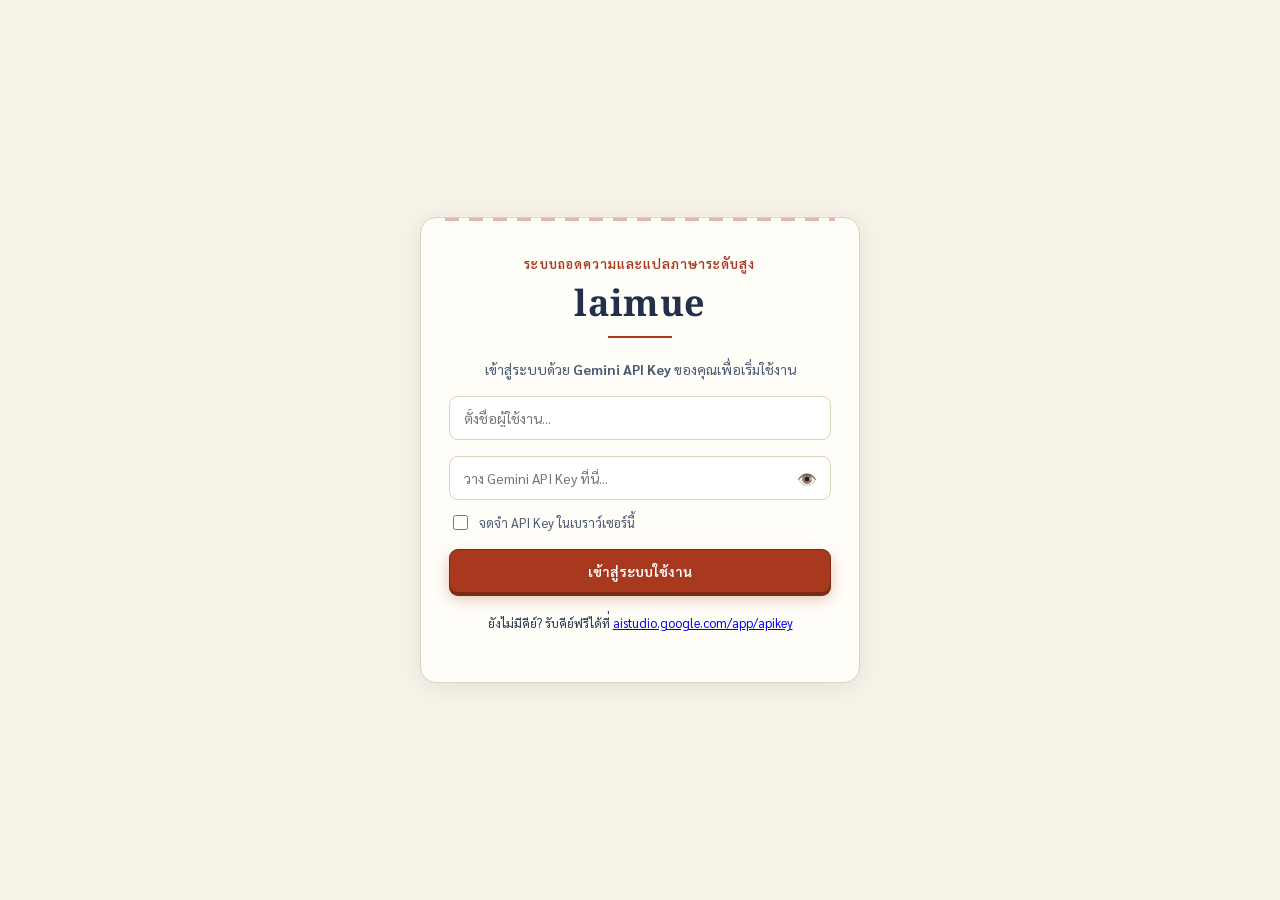
<file: index.html>
<!DOCTYPE html>
<html lang="th">
<head>
  <meta charset="UTF-8">
  <meta name="viewport" content="width=device-width, initial-scale=1">
  <meta name="theme-color" content="#A8391F">
  <title>laimue · ถอดลายมือและแปลภาษา</title>
  <style>
    html, body { width: 100%; height: 100%; margin: 0; overflow: hidden; }
    iframe { display: block; width: 100%; height: 100%; border: 0; }
  </style>
</head>
<body>
  <iframe src="./laimue-preview-v2-fixed.html" title="laimue · ถอดลายมือและแปลภาษา"></iframe>
</body>
</html>
</file>
